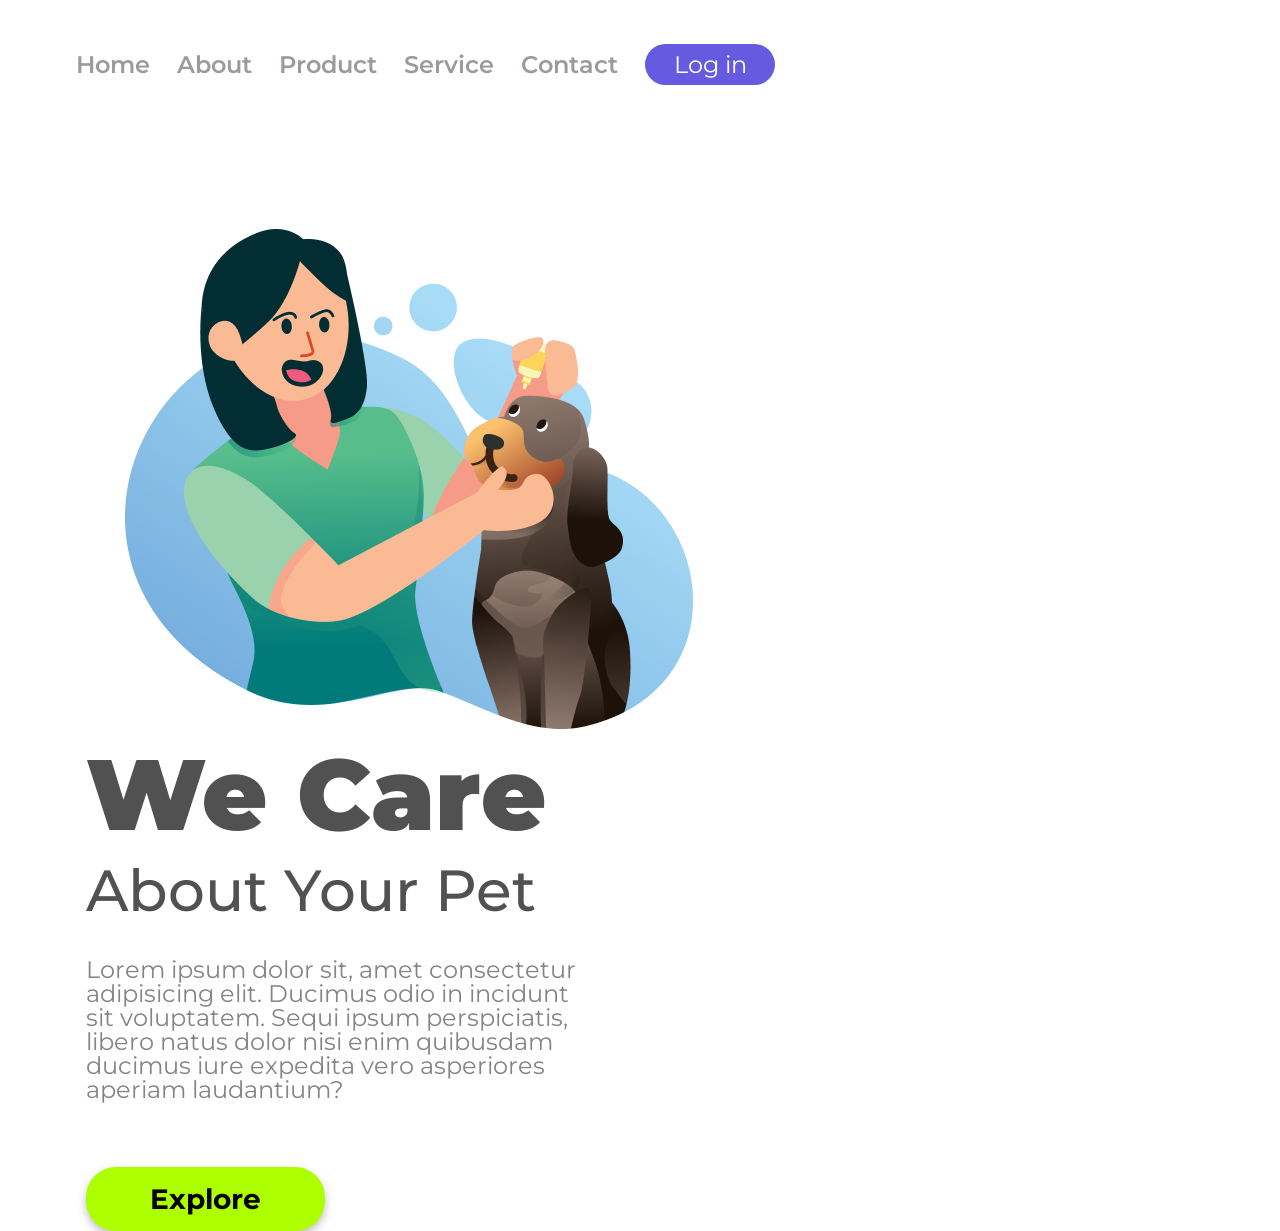
<file: index.html>
<!DOCTYPE html>
<html lang="pt-br">

<head>
    <meta charset="UTF-8">
    <meta http-equiv="X-UA-Compatible" content="IE=edge">
    <meta name="viewport" content="width=device-width, initial-scale=1.0">
    <link rel="preconnect" href="https://fonts.googleapis.com">
    <link rel="preconnect" href="https://fonts.gstatic.com" crossorigin>
    <link href="https://fonts.googleapis.com/css2?family=Montserrat:wght@400;500;600;700;900&display=swap"
        rel="stylesheet">
    <title>We Care</title>
    <link rel="stylesheet" href="./style.css">
</head>

<body>
    <header>
        <a class="link-header">Home</a>
        <a class="link-header">About</a>
        <a class="link-header">Product</a>
        <a class="link-header">Service</a>
        <a class="link-header">Contact</a>
        <button class="button-header">Log in</button>
    </header>
    <main>
        <img src="./wecare.png" alt="we-care logo" class="imglogo">
        <section>
            <h1>We Care</h1>
            <h2>About Your Pet</h2>
            <p>Lorem ipsum dolor sit, amet consectetur adipisicing elit. Ducimus odio in incidunt sit voluptatem. Sequi
                ipsum perspiciatis, libero natus dolor nisi enim quibusdam ducimus iure expedita vero asperiores aperiam
                laudantium?</p>
            <button class="button-main">Explore</button>
        </section>
    </main>
</body>

</html>
</file>
<file: style.css>
* {
  font-family: "Montserrat", sans-serif;
  margin: 0;
  padding: 0;
  box-sizing: border-box;
}

header {
  margin: 44px 0 144px 76px;
}

.link-header {
  font-weight: 600;
  font-size: 24px;
  line-height: 29px;
  color: #989d9c;
  cursor: pointer;
  margin-right: 23px;
}

.button-header {
  background: #665ae1;
  border-radius: 20.5px;
  width: 130px;
  height: 41px;
  border: none;
  font-weight: 600px;
  font-size: 24px;
  line-height: 29px;
  color: #ffffff;
  cursor: pointer;
}

.button-main {
  background: #adff00;
  border-radius: 30px;
  border: none;
  width: 239px;
  height: 64px;
  cursor: pointer;
  filter: drop-shadow(0px 4px 4px rgba(0, 0, 0, 0.25));
  font-weight: 700;
  font-size: 28px;
  line-height: 34px;
  color: #000000;
}

.imglogo {
  height: 500px;
  width: 568px;
  margin-left: 125px;
  display: inline-block;
}

section {
  display: inline-block;
  margin-left: 86px;
}

h1 {
  font-weight: 900;
  font-size: 100px;
  line-height: 122px;
  color: #515151;
}
h2 {
  font-weight: 500;
  font-size: 58px;
  line-height: 71px;
  color: #515151;
}
p {
  font-weight: 400;
  font-size: 24px;
  line-height: 24px;
  color: #848484;
  width: 515px;
  margin-top: 32px;
  margin-bottom: 65px;
}

@media (max-width: 800px) {
  header {
    display: none;
  }
  p {
    display: none;
  }

  main {
    text-align: center;
  }
  h1 {
    font-weight: 900;
    font-size: 50px;
    line-height: 61px;
    width: 263px;
    height: 52px;
    margin: 24px 63px 7px 63px;
  }
  h2 {
    font-weight: 500;
    font-size: 30px;
    line-height: 37px;
    width: 232px;
    height: 37px;
    margin: 0px 79px 17px 79px;
  }
  .imglogo {
    width:354px;
    height:317px;
    margin: 140px 22px 0px 14px;
  }

  .button-header {
    margin: 0px 75px 133px 75px;
  }

  section {
    margin-left: 0px;
  }
}
</file>
<file: projeto1.css>
* {
  font-family: "Montserrat", sans-serif;
  margin: 0;
  padding: 0;
  box-sizing: border-box;
}

header {
  margin: 44px 0 144px 76px;
}

.link-header {
  font-weight: 600;
  font-size: 24px;
  line-height: 29px;
  color: #989d9c;
  cursor: pointer;
  margin-right: 23px;
}

.button-header {
  background: #665ae1;
  border-radius: 20.5px;
  width: 130px;
  height: 41px;
  border: none;
  font-weight: 600px;
  font-size: 24px;
  line-height: 29px;
  color: #ffffff;
  cursor: pointer;
}

.button-main {
  background: #adff00;
  border-radius: 30px;
  border: none;
  width: 239px;
  height: 64px;
  cursor: pointer;
  filter: drop-shadow(0px 4px 4px rgba(0, 0, 0, 0.25));
  font-weight: 700;
  font-size: 28px;
  line-height: 34px;
  color: #000000;
}

.imglogo {
  height: 500px;
  width: 568px;
  margin-left: 125px;
  display: inline-block;
}

section {
  display: inline-block;
  margin-left: 86px;
}

h1 {
  font-weight: 900;
  font-size: 100px;
  line-height: 122px;
  color: #515151;
}
h2 {
  font-weight: 500;
  font-size: 58px;
  line-height: 71px;
  color: #515151;
}
p {
  font-weight: 400;
  font-size: 24px;
  line-height: 24px;
  color: #848484;
  width: 515px;
  margin-top: 32px;
  margin-bottom: 65px;
}

@media (max-width: 800px) {
  header {
    display: none;
  }
  p {
    display: none;
  }

  main {
    text-align: center;
  }
  h1 {
    font-weight: 900;
    font-size: 50px;
    line-height: 61px;
    width: 263px;
    height: 52px;
    margin: 24px 63px 7px 63px;
  }
  h2 {
    font-weight: 500;
    font-size: 30px;
    line-height: 37px;
    width: 232px;
    height: 37px;
    margin: 0px 79px 17px 79px;
  }
  .imglogo {
    width:354px;
    height:317px;
    margin: 140px 22px 0px 14px;
  }

  .button-header {
    margin: 0px 75px 133px 75px;
  }

  section {
    margin-left: 0px;
  }
}
</file>
